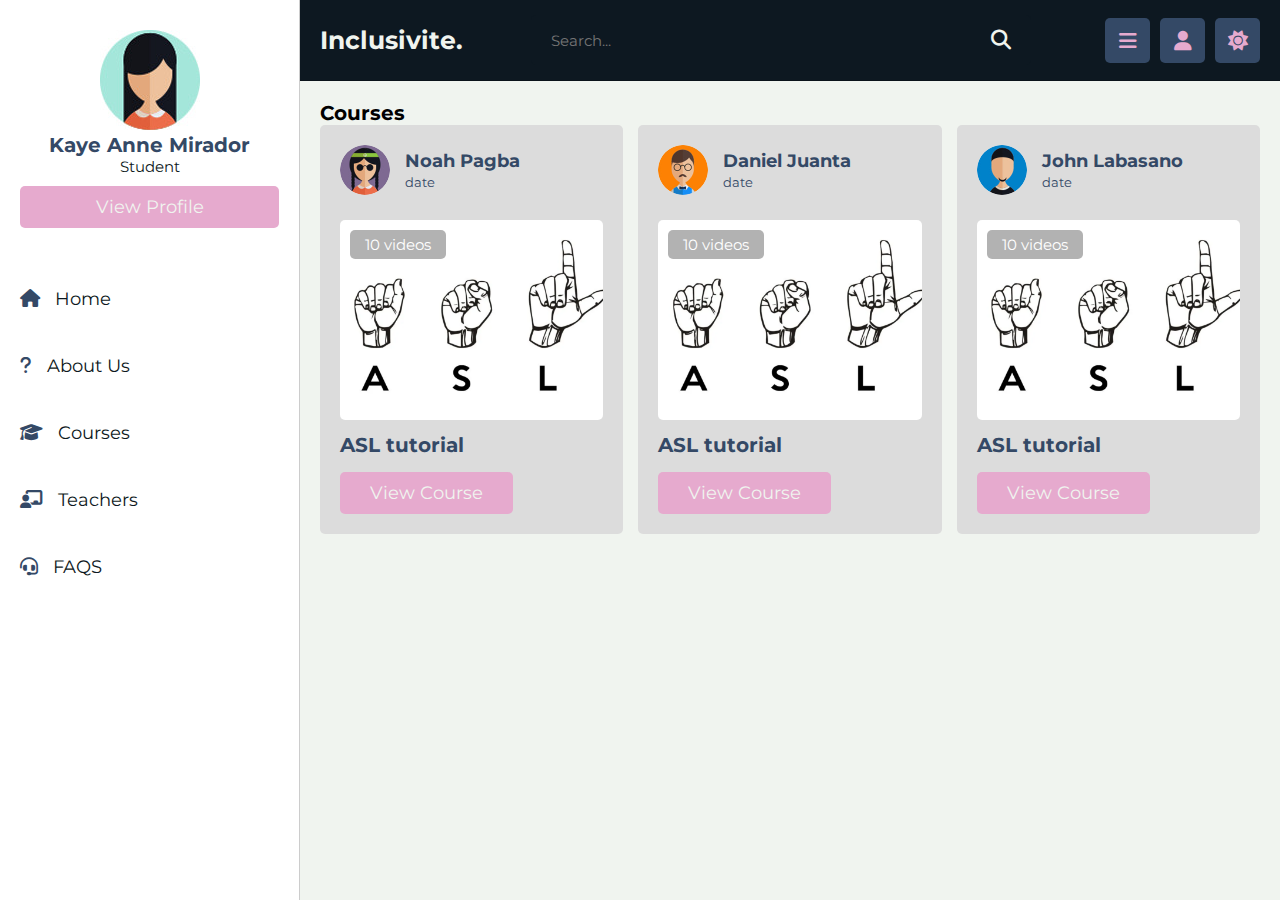
<file: index.html>
<!DOCTYPE html>
<html lang="en">
<head>
    <meta charset="UTF-8">
    <meta name="viewport" content="width=device-width, initial-scale=1.0">
    <title>Home</title>
    <link rel="stylesheet" href="https://cdnjs.cloudflare.com/ajax/libs/font-awesome/6.5.2/css/all.min.css">
    <link rel="stylesheet" href="styles.css">

</head>
<body>

    <header class="header">
        <section class="flex">

            <a href="index.html" class="logo">Inclusivite.</a>

            <form action="" method="post" class="search-form">
                <input type="text" name="search_box" placeholder="Search..." required maxlength="100">
                <button type="submit" class="fas fa-search" name="search_box"></button>
            </form>

            <div class="icons">
                <div id="menu-btn" class="fas fa-bars"></div>
                <div id="search-btn" class="fas fa-search"></div>
                <div id="user-btn" class="fas fa-user"></div>
                <div id="toggle-btn" class="fas fa-sun"></div>
            </div>

            <div class="profile">
                <img src="images/pic-1.jpg" alt="">
                <h3>Kaye Anne Mirador</h3>
                <span>Student</span>
                <a href="profile.html" class="btn">View Profile</a>
                <div class="flex-btn">
                    <a href="login.html" class="option-btn">Login</a>
                    <a href="register.html" class="option-btn">Register</a>
                </div> 
            </div>
        </section>
    </header>

    <div class="side-bar">

        <div class="close-side-bar">
            <i class="fas fa-times"></i>

        </div>
        <div class="profile">
            <img src="images/pic-7.jpg" alt="">
            <h3>Kaye Anne Mirador</h3>
            <span>Student</span>
            <a href="profile.html" class="btn">View Profile</a>
        </div>   
        <div class="navbar">
            <a href="home.html"><i class="fas fa-home"></i><span>Home</span></a>
            <a href="about.html"><i class="fas fa-question"></i><span>About Us</span></a>
            <a href="courses.html"><i class="fas fa-graduation-cap"></i><span>Courses</span></a>
            <a href="teachers.html"><i class="fas fa-chalkboard-user"></i><span>Teachers</span></a>
            <a href="contact.html"><i class="fas fa-headset"></i><span>FAQS</span></a>
        </div>
    </div>

    <section class="courses">

        <h1 class="heading">Courses</h1>

        <div class="box-container">

            <div class="box">
               <div class="tutor">
                  <img src="images/pic-2.jpg" alt="">
                  <div class="info">
                     <h3>Noah Pagba</h3>
                     <span>date</span>
                  </div>
               </div>
               <div class="thumb">
                  <img src="images/asl.png" alt="">
                  <span>10 videos</span>
               </div>
               <h3 class="title"> ASL tutorial</h3>
               <a href="vision.html" class="inline-btn">View Course</a>
            </div>
      
            <div class="box">
               <div class="tutor">
                  <img src="images/pic-3.jpg" alt="">
                  <div class="info">
                     <h3>Daniel Juanta</h3>
                     <span>date</span>
                  </div>
               </div>
               <div class="thumb">
                  <img src="images/asl.png" alt="">
                  <span>10 videos</span>
               </div>
               <h3 class="title"> ASL tutorial</h3>
               <a href="" class="inline-btn">View Course</a>
            </div>
      
            <div class="box">
               <div class="tutor">
                  <img src="images/pic-4.jpg" alt="">
                  <div class="info">
                     <h3>John Labasano</h3>
                     <span>date</span>
                  </div>
               </div>
               <div class="thumb">
                  <img src="images/asl.png" alt="">
                  <span>10 videos</span>
               </div>
               <h3 class="title">ASL tutorial</h3>
               <a href="" class="inline-btn">View Course</a>
            </div>
     
    </section>

    <script src="script.js"></script>
</body>
</html>
</file>
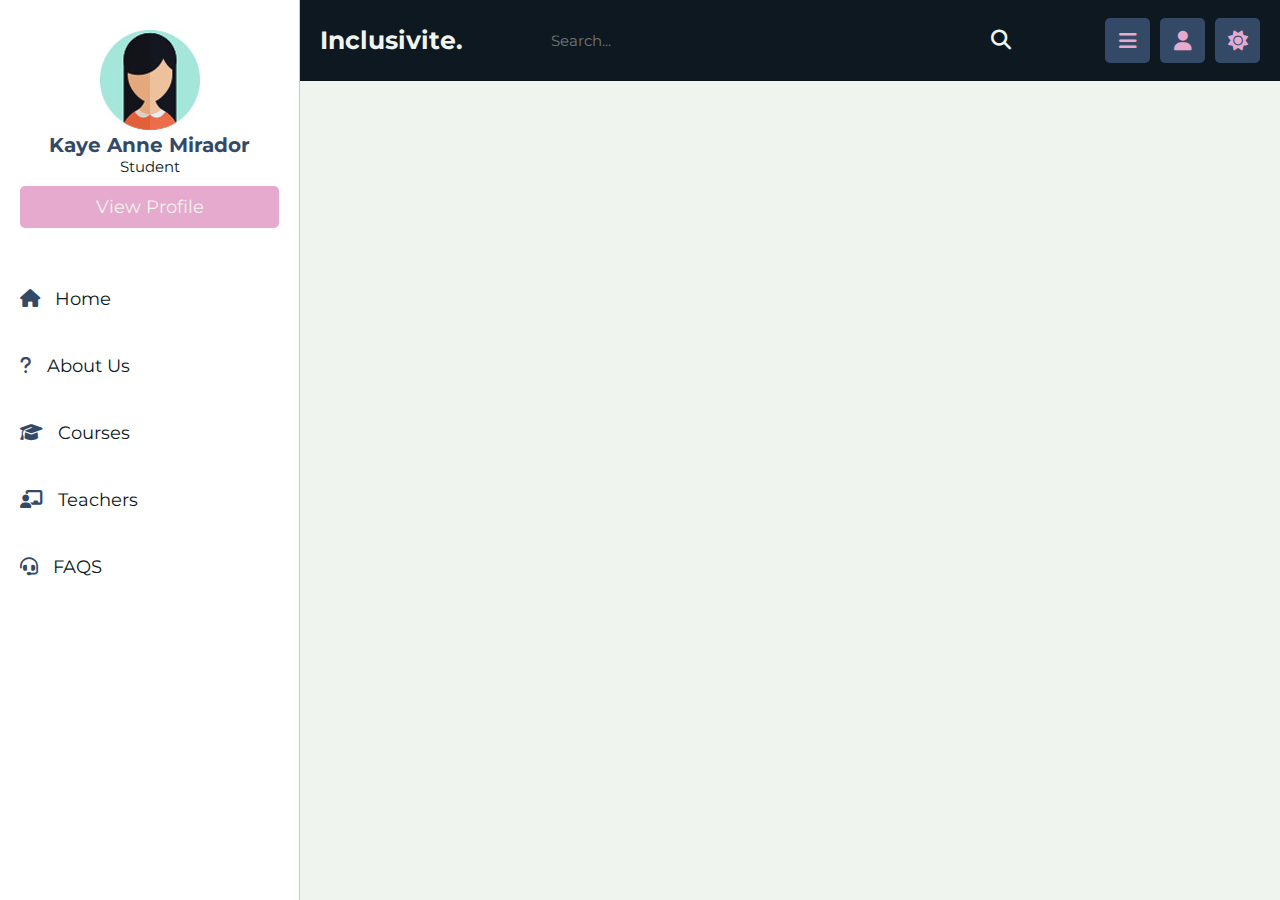
<file: courses.html>
<!DOCTYPE html>
<html lang="en">
<head>
    <meta charset="UTF-8">
    <meta name="viewport" content="width=device-width, initial-scale=1.0">
    <title>Courses</title>
    <link rel="stylesheet" href="https://cdnjs.cloudflare.com/ajax/libs/font-awesome/6.5.2/css/all.min.css">
    <link rel="stylesheet" href="styles.css">

</head>
<body>

    <header class="header">
        <section class="flex">

            <a href="index.html" class="logo">Inclusivite.</a>

            <form action="" method="post" class="search-form">
                <input type="text" name="search_box" placeholder="Search..." required maxlength="100">
                <button type="submit" class="fas fa-search" name="search_box"></button>
            </form>

            <div class="icons">
                <div id="menu-btn" class="fas fa-bars"></div>
                <div id="search-btn" class="fas fa-search"></div>
                <div id="user-btn" class="fas fa-user"></div>
                <div id="toggle-btn" class="fas fa-sun"></div>
            </div>

            <div class="profile">
                <img src="images/pic-1.jpg" alt="">
                <h3>Kaye Anne Mirador</h3>
                <span>Student</span>
                <a href="profile.html" class="btn">View Profile</a>
                <div class="flex-btn">
                    <a href="login.html" class="option-btn">Login</a>
                    <a href="register.html" class="option-btn">Register</a>
                </div> 
            </div>
        </section>
    </header>

    <div class="side-bar">

        <div class="close-side-bar">
            <i class="fas fa-times"></i>

        </div>
        <div class="profile">
            <img src="images/pic-7.jpg" alt="">
            <h3>Kaye Anne Mirador</h3>
            <span>Student</span>
            <a href="profile.html" class="btn">View Profile</a>
        </div>   
        <div class="navbar">
            <a href="home.html"><i class="fas fa-home"></i><span>Home</span></a>
            <a href="about.html"><i class="fas fa-question"></i><span>About Us</span></a>
            <a href="courses.html"><i class="fas fa-graduation-cap"></i><span>Courses</span></a>
            <a href="teachers.html"><i class="fas fa-chalkboard-user"></i><span>Teachers</span></a>
            <a href="contact.html"><i class="fas fa-headset"></i><span>FAQS</span></a>
        </div>
    </div>




    
    <script src="script.js"></script>
</body>
</html>
</file>
<file: styles.css>
@import url('https://fonts.googleapis.com/css2?family=Montserrat:ital,wght@0,100..900;1,100..900&display=swap');

:root{
    --primary-color: #344966;
    --secondary-color: #0d1821;
    --complementary-color: #E6AACE;
    --complementary-color-two: #bfcc94;
    --text-color: #f0f4ef;
    --danger-color: #A40606;
    --border: .1rem solid rgba(0,0,0,.2);
}

*{
    font-family: 'Montserrat', sans-serif;
    margin: 0;
    padding: 0;
    box-sizing: border-box;
    outline: none;
    border: none;
    text-decoration: none;
}

*::selection{
    background-color: var(--primary-color);
    color: #fff;
}

html{
    font-size: 62.5%;
    overflow-x: hidden;
}

html::-webkit-scrollbar{
    height: .5rem;
    width: 1rem;

}

html::-webkit-scrollbar-track{
    background-color: transparent;
}

html::-webkit-scrollbar-thumb{
    background-color: var(--primary-color);
}


body{
    background-color: var(--text-color);
    padding-left: 30rem;
}

body.active{
    padding-left: 0;
}

section {
    padding: 2rem;
    max-width: 1200px;
    margin: 0 auto;
}

.btn,
.option-btn,
.delete-btn,
.inline-btn,
.inline-option-btn,
.inline-delete-btn{
    border-radius: .5rem;
    padding: 1rem 3rem;
    font-size: 1.8rem;
    color: #fff;
    margin-top: 1rem;
    text-transform: capitalize;
    cursor: pointer;
    text-align: center;
}

.btn,
.option-btn,
.delete-btn{
    display: block;
    width: 100%;
}

.inline-btn,
.inline-option-btn,
.inline-delete-btn{
    display: inline-block;
}

.btn,
.inline-btn{
    background-color: var(--complementary-color);
    color: var(--text-color);
}

.option-btn,
.inline-option-btn{
    background-color: var(--complementary-color-two);
}

.delete-btn,
.inline-delete-btn{
    background-color: var(--danger-color);
}

.btn:hover,
.option-btn:hover,
.delete-btn:hover,
.inline-btn:hover,
.inline-option-btn:hover,
.inline-delete-btn:hover{
    background-color: var(--primary-color);
}

.flex-btn{
    display: flex;
    gap: 1.5rem;
}

.header{
    background-color: var(--secondary-color);
    border-bottom: var(--border);
    position: sticky;
    top: 0;
    left: 0;
    right: 0;
    z-index: 1000;
}

.header .flex{
    padding: 1.5rem 2rem;
    position: relative;
    display: flex;
    align-items: center;
    justify-content: space-between;
}

.header .flex .logo{
    font-size: 2.5rem;
    color: var(--text-color);
    font-weight: bolder;
}

.header .flex .search-form{
    width: 50rem;
    border-radius: .5rem;
    display: flex;
    gap: 2rem;
    padding: 1.5rem 2rem;
    background-color: var(--secondary-color);
}

.header .flex .search-form input{
    width: 100%;
    background: none;
    font-size: 1.5rem;
    color: var(--text-color);
}

.header .flex .search-form button{
    font-size: 2rem;
    color: var(--text-color);
    cursor: pointer;
    background: none;
}

.header .flex .search-form button:hover{
    color: var(--primary-color);
}

.header .flex .icons div{
    font-size: 2rem;
    color: var(--complementary-color);
    border-radius: .5rem;
    height: 4.5rem;
    cursor: pointer;
    width: 4.5rem;
    line-height: 4.5rem;
    background-color: var(--primary-color);
    text-align: center;
    margin-left: .7rem;
}

.header .flex .icons div:hover{
    background-color: var(--text-color);
}

#search-btn{
    display: none;
}

.header .flex .profile{
    position: absolute;
    top: 120%;
    right: 2rem;
    background-color: var(--text-color);
    border-radius: .5rem;
    padding: 2rem;
    text-align: center;
    width: 30rem;
    transform: scale(0);
    transform-origin: top right;
    transition: .2s linear;
}

.header .flex .profile.active{
    transform: scale(1);
}

.header .flex .profile img{
    height: 10rem;
    width: 10rem;
    border-radius: 50%;
    object-fit: cover;
    margin-bottom: .5rem;
}

.header .flex .profile h3{
    font-size: 2rem;
    color: var(--primary-color);
}

.header .flex .profile span{
    color: var(--secondary-color);
    font-size: 1.5rem;
}

.side-bar{
    position: fixed;
    top: 0;
    left: 0;
    height: 100vh;
    width: 30rem;
    background-color: #fff;
    border-right: var(--border);
    transition: .2s linear;
    z-index: 1200;
}

.side-bar .close-side-bar{
    text-align: right;
    padding: 2rem;
    padding-bottom: 0;
    display: none;

}

.side-bar .close-side-bar i{
    height: 4.5rem;
    width: 4.5rem;
    line-height: 4.4rem;
    font-size: 2.5rem;
    color: #fff;
    cursor: pointer;
    background-color: var(--danger-color);
    text-align: center;
    border-radius: .5rem;
}

.side-bar .close-side-bar i:hover{
    background-color: var(--primary-color);
}


.side-bar .profile{
    padding: 3rem 2rem;
    text-align: center;
}

.side-bar .profile .img{
    height: 10rem;
    width: 10rem;
    border-radius: 50%;
    object-fit: cover;
    margin-bottom: .5rem;
}


.side-bar .profile h3{
    font-size: 2rem;
    color: var(--primary-color);
}



.side-bar .profile span{
    color: var(--secondary-color);
    font-size: 1.5rem;
}

.side-bar .navbar{
    margin-top: 1rem;
}

.side-bar .navbar a{
    display: block;
    padding: 2rem;
    margin: .5rem 0;
    font-size: 1.8rem;
}

.side-bar .navbar a i{
    color: var(--primary-color);
    margin-right: 1.5rem;
    transition: .2s linear;
}

.side-bar .navbar a span{
    color: var(--secondary-color);
}

.side-bar .navbar a:hover{
    background-color: var(--complementary-color);
}

.side-bar .navbar a:hover i {
    margin-right: 2.5rem;
}

.side-bar.active{
    left: -30rem;

}


.courses .box-container{
    display: grid;
    grid-template-columns: repeat(auto-fit, minmax(30rem, 1fr));
    gap:1.5rem;
    justify-content: center;
    align-items: flex-start;
 }
 
 .courses .box-container .box{
    border-radius: .5rem;
    background-color: gainsboro;
    padding: 2rem;
 }
 
 .courses .box-container .box .tutor{
    display: flex;
    align-items: center;
    gap: 1.5rem;
    margin-bottom: 2.5rem;
 }
 
 .courses .box-container .box .tutor img{
    height: 5rem;
    width: 5rem;
    border-radius: 50%;
    object-fit: cover;
 }
 
 .courses .box-container .box .tutor h3{
    font-size: 1.8rem;
    color: var(--primary-color);
    margin-bottom: .2rem;
 }
 
 .courses .box-container .box .tutor span{
    font-size: 1.3rem;
    color: var(--primary-color);
 }
 
 .courses .box-container .box .thumb{
    position: relative;
 }
 
 .courses .box-container .box .thumb span{
    position: absolute;
    top:1rem; left: 1rem;
    border-radius: .5rem;
    padding: .5rem 1.5rem;
    background-color: rgba(0,0,0,.3);
    color: #fff;
    font-size: 1.5rem;
 }
 
 .courses .box-container .box .thumb img{
    width: 100%;
    height: 20rem;
    object-fit: cover;
    border-radius: .5rem;
 }
 
 .courses .box-container .box .title{
    font-size: 2rem;
    color: var(--primary-color);
    padding-bottom: .5rem;
    padding-top: 1rem;
 }
 
 .courses .more-btn{
    text-align: center;
    margin-top: 2rem;
 }






@media (max-width:1200px){

    body{
        padding-left: 0;
    }

    .side-bar{
        transition: .2s linear;
        left: -30rem;
    }

    .side-bar.active{
        left: 0;
        box-shadow: 0 0 0 100vw rgba(0, 0, 0, .7);

    }

    .side-bar .close-side-bar{
        display: block;
    }
}

@media (max-width:991px){
    html{
        font-size: 55%;
    }
}

@media (max-width:768px){
    #search-btn{
        display: inline-block;
    }

    .header .flex .search-form{
        position: absolute;
        top: 99%;
        left: 0;
        right: 0;
        width: auto;
        border-top: var(--border);
        border-bottom: var(--border);
        background-color: #fff;
        clip-path: polygon(0 0, 100% 0, 100% 0, 0 0);
        transition: .2s linear;
    }
    
    .header .flex .search-form.active{
        clip-path: polygon(0 0, 100% 0, 100% 100%, 0 100%);
     }
    
}


@media (max-width:450px){
    html{
        font-size: 50%;
    }
}
</file>
